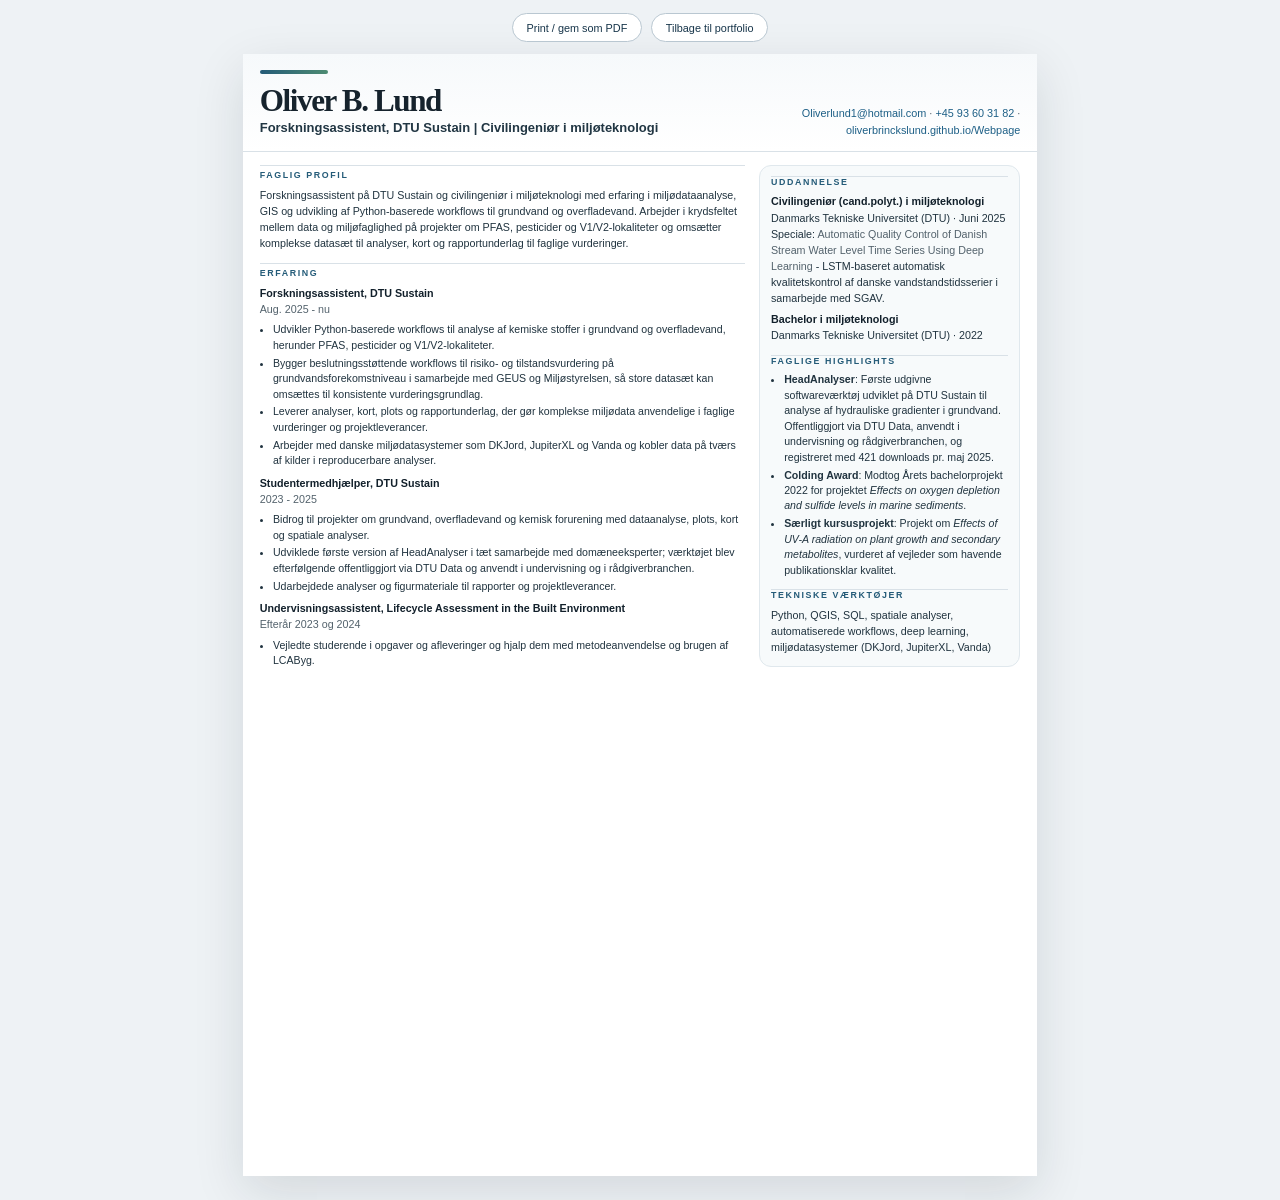
<file: cv/oliver-b-lund.da.html>
<!DOCTYPE html>
<html lang="da">
<head>
  <meta charset="UTF-8">
  <meta name="viewport" content="width=device-width, initial-scale=1.0">
  <title>Oliver B. Lund - CV</title>
  <link rel="stylesheet" href="cv.css">
</head>
<body>
  <div class="cv-toolbar">
    
      <button type="button" class="cv-toolbar-btn" onclick="window.print()">Print / gem som PDF</button>
      <a class="cv-toolbar-link" href="../index.html">Tilbage til portfolio</a>
    
  </div>

  <article class="cv-sheet">
    <header class="cv-header">
      <div class="cv-header-top"></div>
      <div class="cv-header-grid">
        <div class="cv-header-copy">
          <h1>Oliver B. Lund</h1>
          
            <p class="cv-subtitle">Forskningsassistent, DTU Sustain | Civilingeniør i miljøteknologi</p>
          
        </div>
        
          <p class="cv-contact"><a href="mailto:Oliverlund1@hotmail.com">Oliverlund1@hotmail.com</a> · <a href="tel:+4593603182">+45 93 60 31 82</a> · <a href="https://oliverbrinckslund.github.io/Webpage">oliverbrinckslund.github.io/Webpage</a></p>
        
      </div>
    </header>

    <div class="cv-layout">
      <main class="cv-main">
        
          <section class="cv-section">
            <h2>Faglig profil</h2>
            
              
                <div class="cv-block cv-paragraph">Forskningsassistent på DTU Sustain og civilingeniør i miljøteknologi med erfaring i miljødataanalyse, GIS og udvikling af Python-baserede workflows til grundvand og overfladevand. Arbejder i krydsfeltet mellem data og miljøfaglighed på projekter om PFAS, pesticider og V1/V2-lokaliteter og omsætter komplekse datasæt til analyser, kort og rapportunderlag til faglige vurderinger.</div>
              
            
          </section>
        
          <section class="cv-section">
            <h2>Erfaring</h2>
            
              
                <div class="cv-block cv-paragraph"><strong>Forskningsassistent, DTU Sustain</strong><br><em>Aug. 2025 - nu</em></div>
              
            
              
                <ul class="cv-list">
                  
                    <li>Udvikler Python-baserede workflows til analyse af kemiske stoffer i grundvand og overfladevand, herunder PFAS, pesticider og V1/V2-lokaliteter.</li>
                  
                    <li>Bygger beslutningsstøttende workflows til risiko- og tilstandsvurdering på grundvandsforekomstniveau i samarbejde med GEUS og Miljøstyrelsen, så store datasæt kan omsættes til konsistente vurderingsgrundlag.</li>
                  
                    <li>Leverer analyser, kort, plots og rapportunderlag, der gør komplekse miljødata anvendelige i faglige vurderinger og projektleverancer.</li>
                  
                    <li>Arbejder med danske miljødatasystemer som DKJord, JupiterXL og Vanda og kobler data på tværs af kilder i reproducerbare analyser.</li>
                  
                </ul>
              
            
              
                <div class="cv-block cv-paragraph"><strong>Studentermedhjælper, DTU Sustain</strong><br><em>2023 - 2025</em></div>
              
            
              
                <ul class="cv-list">
                  
                    <li>Bidrog til projekter om grundvand, overfladevand og kemisk forurening med dataanalyse, plots, kort og spatiale analyser.</li>
                  
                    <li>Udviklede første version af HeadAnalyser i tæt samarbejde med domæneeksperter; værktøjet blev efterfølgende offentliggjort via DTU Data og anvendt i undervisning og i rådgiverbranchen.</li>
                  
                    <li>Udarbejdede analyser og figurmateriale til rapporter og projektleverancer.</li>
                  
                </ul>
              
            
              
                <div class="cv-block cv-paragraph"><strong>Undervisningsassistent, Lifecycle Assessment in the Built Environment</strong><br><em>Efterår 2023 og 2024</em></div>
              
            
              
                <ul class="cv-list">
                  
                    <li>Vejledte studerende i opgaver og afleveringer og hjalp dem med metodeanvendelse og brugen af LCAByg.</li>
                  
                </ul>
              
            
          </section>
        
      </main>

      <aside class="cv-side">
        
          <section class="cv-section cv-section-side">
            <h2>Uddannelse</h2>
            
              
                <div class="cv-block cv-paragraph"><strong>Civilingeniør (cand.polyt.) i miljøteknologi</strong><br>Danmarks Tekniske Universitet (DTU) · Juni 2025<br>Speciale: <em>Automatic Quality Control of Danish Stream Water Level Time Series Using Deep Learning</em> - LSTM-baseret automatisk kvalitetskontrol af danske vandstandstidsserier i samarbejde med SGAV.</div>
              
            
              
                <div class="cv-block cv-paragraph"><strong>Bachelor i miljøteknologi</strong><br>Danmarks Tekniske Universitet (DTU) · 2022</div>
              
            
          </section>
        
          <section class="cv-section cv-section-side">
            <h2>Faglige highlights</h2>
            
              
                <ul class="cv-list">
                  
                    <li><strong>HeadAnalyser</strong>: Første udgivne softwareværktøj udviklet på DTU Sustain til analyse af hydrauliske gradienter i grundvand. Offentliggjort via DTU Data, anvendt i undervisning og rådgiverbranchen, og registreret med 421 downloads pr. maj 2025.</li>
                  
                    <li><strong>Colding Award</strong>: Modtog Årets bachelorprojekt 2022 for projektet <em>Effects on oxygen depletion and sulfide levels in marine sediments</em>.</li>
                  
                    <li><strong>Særligt kursusprojekt</strong>: Projekt om <em>Effects of UV-A radiation on plant growth and secondary metabolites</em>, vurderet af vejleder som havende publikationsklar kvalitet.</li>
                  
                </ul>
              
            
          </section>
        
          <section class="cv-section cv-section-side">
            <h2>Tekniske værktøjer</h2>
            
              
                <div class="cv-block cv-paragraph">Python, QGIS, SQL, spatiale analyser, automatiserede workflows, deep learning, miljødatasystemer (DKJord, JupiterXL, Vanda)</div>
              
            
          </section>
        
      </aside>
    </div>
  </article>
</body>
</html>
</file>
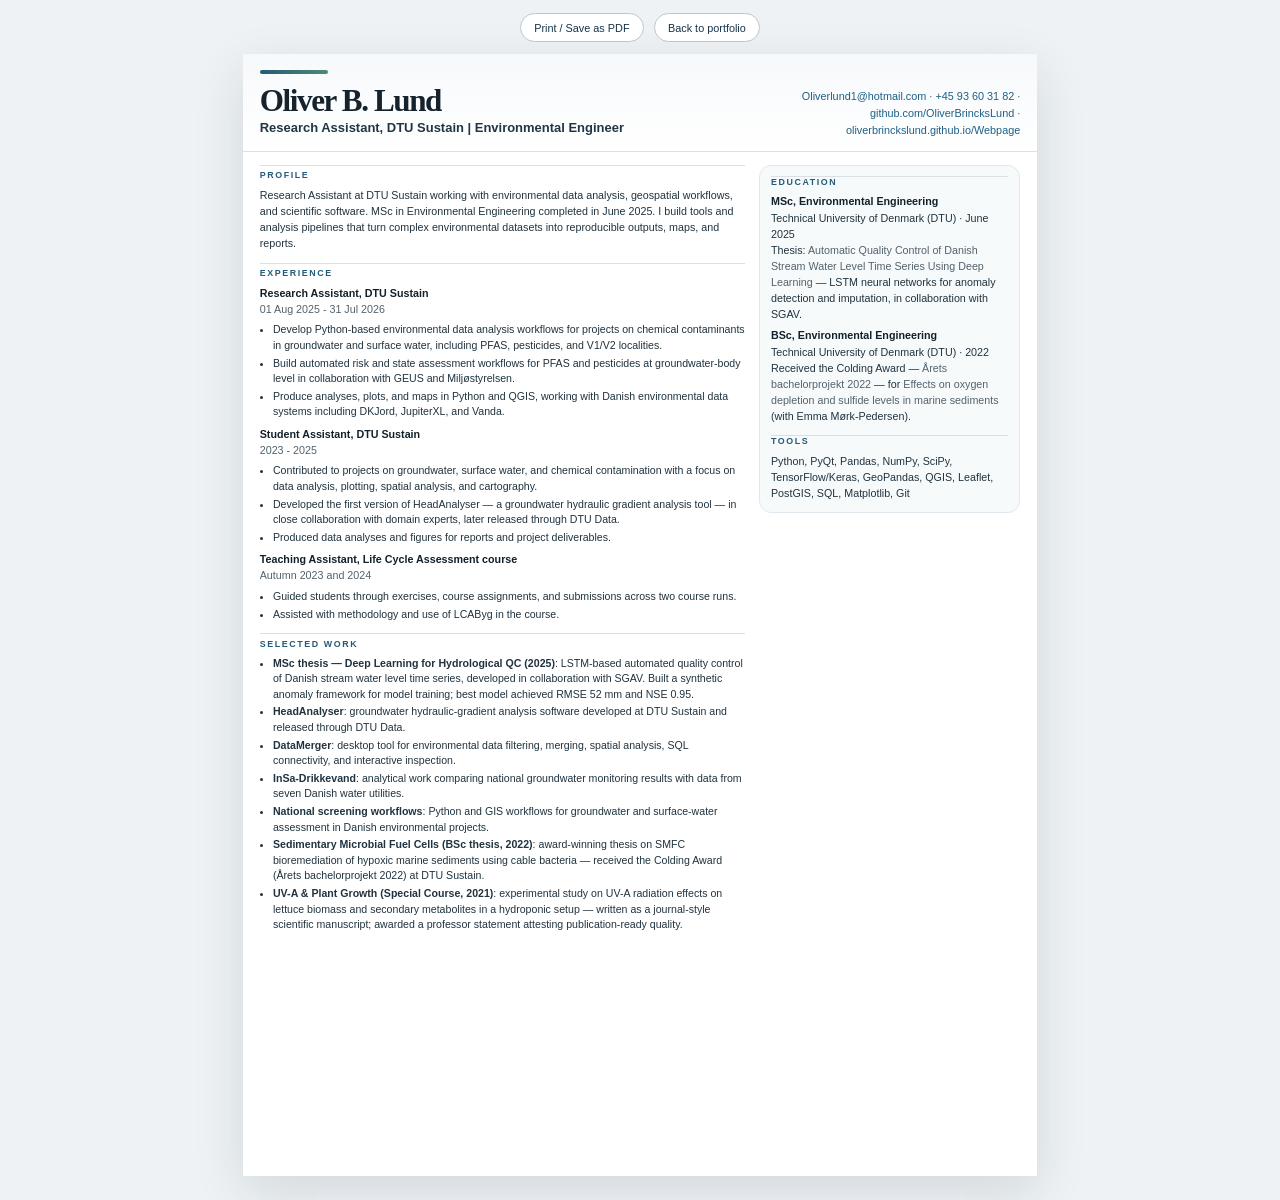
<file: cv/oliver-b-lund.en.html>
<!DOCTYPE html>
<html lang="en">
<head>
  <meta charset="UTF-8">
  <meta name="viewport" content="width=device-width, initial-scale=1.0">
  <title>Oliver B. Lund - CV</title>
  <link rel="stylesheet" href="cv.css">
</head>
<body>
  <div class="cv-toolbar">
    
      <button type="button" class="cv-toolbar-btn" onclick="window.print()">Print / Save as PDF</button>
      <a class="cv-toolbar-link" href="../index.html">Back to portfolio</a>
    
  </div>

  <article class="cv-sheet">
    <header class="cv-header">
      <div class="cv-header-top"></div>
      <div class="cv-header-grid">
        <div class="cv-header-copy">
          <h1>Oliver B. Lund</h1>
          
            <p class="cv-subtitle">Research Assistant, DTU Sustain | Environmental Engineer</p>
          
        </div>
        
          <p class="cv-contact"><a href="mailto:Oliverlund1@hotmail.com">Oliverlund1@hotmail.com</a> · <a href="tel:+4593603182">+45 93 60 31 82</a> · <a href="https://github.com/OliverBrincksLund">github.com/OliverBrincksLund</a> · <a href="https://oliverbrinckslund.github.io/Webpage">oliverbrinckslund.github.io/Webpage</a></p>
        
      </div>
    </header>

    <div class="cv-layout">
      <main class="cv-main">
        
          <section class="cv-section">
            <h2>Profile</h2>
            
              
                <div class="cv-block cv-paragraph">Research Assistant at DTU Sustain working with environmental data analysis, geospatial workflows, and scientific software. MSc in Environmental Engineering completed in June 2025. I build tools and analysis pipelines that turn complex environmental datasets into reproducible outputs, maps, and reports.</div>
              
            
          </section>
        
          <section class="cv-section">
            <h2>Experience</h2>
            
              
                <div class="cv-block cv-paragraph"><strong>Research Assistant, DTU Sustain</strong><br><em>01 Aug 2025 - 31 Jul 2026</em></div>
              
            
              
                <ul class="cv-list">
                  
                    <li>Develop Python-based environmental data analysis workflows for projects on chemical contaminants in groundwater and surface water, including PFAS, pesticides, and V1/V2 localities.</li>
                  
                    <li>Build automated risk and state assessment workflows for PFAS and pesticides at groundwater-body level in collaboration with GEUS and Miljøstyrelsen.</li>
                  
                    <li>Produce analyses, plots, and maps in Python and QGIS, working with Danish environmental data systems including DKJord, JupiterXL, and Vanda.</li>
                  
                </ul>
              
            
              
                <div class="cv-block cv-paragraph"><strong>Student Assistant, DTU Sustain</strong><br><em>2023 - 2025</em></div>
              
            
              
                <ul class="cv-list">
                  
                    <li>Contributed to projects on groundwater, surface water, and chemical contamination with a focus on data analysis, plotting, spatial analysis, and cartography.</li>
                  
                    <li>Developed the first version of HeadAnalyser — a groundwater hydraulic gradient analysis tool — in close collaboration with domain experts, later released through DTU Data.</li>
                  
                    <li>Produced data analyses and figures for reports and project deliverables.</li>
                  
                </ul>
              
            
              
                <div class="cv-block cv-paragraph"><strong>Teaching Assistant, Life Cycle Assessment course</strong><br><em>Autumn 2023 and 2024</em></div>
              
            
              
                <ul class="cv-list">
                  
                    <li>Guided students through exercises, course assignments, and submissions across two course runs.</li>
                  
                    <li>Assisted with methodology and use of LCAByg in the course.</li>
                  
                </ul>
              
            
          </section>
        
          <section class="cv-section">
            <h2>Selected Work</h2>
            
              
                <ul class="cv-list">
                  
                    <li><strong>MSc thesis — Deep Learning for Hydrological QC (2025)</strong>: LSTM-based automated quality control of Danish stream water level time series, developed in collaboration with SGAV. Built a synthetic anomaly framework for model training; best model achieved RMSE 52 mm and NSE 0.95.</li>
                  
                    <li><strong>HeadAnalyser</strong>: groundwater hydraulic-gradient analysis software developed at DTU Sustain and released through DTU Data.</li>
                  
                    <li><strong>DataMerger</strong>: desktop tool for environmental data filtering, merging, spatial analysis, SQL connectivity, and interactive inspection.</li>
                  
                    <li><strong>InSa-Drikkevand</strong>: analytical work comparing national groundwater monitoring results with data from seven Danish water utilities.</li>
                  
                    <li><strong>National screening workflows</strong>: Python and GIS workflows for groundwater and surface-water assessment in Danish environmental projects.</li>
                  
                    <li><strong>Sedimentary Microbial Fuel Cells (BSc thesis, 2022)</strong>: award-winning thesis on SMFC bioremediation of hypoxic marine sediments using cable bacteria — received the Colding Award (Årets bachelorprojekt 2022) at DTU Sustain.</li>
                  
                    <li><strong>UV-A &amp; Plant Growth (Special Course, 2021)</strong>: experimental study on UV-A radiation effects on lettuce biomass and secondary metabolites in a hydroponic setup — written as a journal-style scientific manuscript; awarded a professor statement attesting publication-ready quality.</li>
                  
                </ul>
              
            
          </section>
        
      </main>

      <aside class="cv-side">
        
          <section class="cv-section cv-section-side">
            <h2>Education</h2>
            
              
                <div class="cv-block cv-paragraph"><strong>MSc, Environmental Engineering</strong><br>Technical University of Denmark (DTU) · June 2025<br>Thesis: <em>Automatic Quality Control of Danish Stream Water Level Time Series Using Deep Learning</em> — LSTM neural networks for anomaly detection and imputation, in collaboration with SGAV.</div>
              
            
              
                <div class="cv-block cv-paragraph"><strong>BSc, Environmental Engineering</strong><br>Technical University of Denmark (DTU) · 2022<br>Received the Colding Award — <em>Årets bachelorprojekt 2022</em> — for <em>Effects on oxygen depletion and sulfide levels in marine sediments</em> (with Emma Mørk-Pedersen).</div>
              
            
          </section>
        
          <section class="cv-section cv-section-side">
            <h2>Tools</h2>
            
              
                <div class="cv-block cv-paragraph">Python, PyQt, Pandas, NumPy, SciPy, TensorFlow/Keras, GeoPandas, QGIS, Leaflet, PostGIS, SQL, Matplotlib, Git</div>
              
            
          </section>
        
      </aside>
    </div>
  </article>
</body>
</html>
</file>
<file: cv/cv.css>
@page {
  size: A4;
  margin: 1cm 1.05cm 1.05cm;
}

html {
  font-size: 13.25px;
}

body {
  margin: 0;
  font-family: "Segoe UI", "Helvetica Neue", Arial, sans-serif;
  color: #16232d;
  background: #eef2f5;
}

h1 {
  font-family: Georgia, "Times New Roman", serif;
  font-size: 2.35rem;
  line-height: 1;
  letter-spacing: -0.045em;
  margin: 0 0 0.3rem;
}

h2 {
  font-size: 0.67rem;
  letter-spacing: 0.18em;
  text-transform: uppercase;
  color: #245b78;
  margin: 0 0 0.5rem;
}

.cv-toolbar {
  display: flex;
  justify-content: center;
  gap: 0.75rem;
  padding: 1rem 1rem 0;
}

.cv-toolbar-btn,
.cv-toolbar-link {
  appearance: none;
  border: 1px solid #b9c7d1;
  border-radius: 999px;
  background: #ffffff;
  color: #163449;
  padding: 0.55rem 1rem;
  font: inherit;
  font-size: 0.82rem;
  text-decoration: none;
  cursor: pointer;
}

.cv-sheet {
  width: 210mm;
  min-height: 297mm;
  margin: 0.9rem auto 1.8rem;
  background: #ffffff;
  box-shadow: 0 16px 48px rgba(18, 31, 41, 0.12);
}

.cv-header {
  padding: 1.2rem 1.25rem 0.95rem;
  border-bottom: 1px solid #d9e1e7;
  background: linear-gradient(180deg, #f6f9fb 0%, #ffffff 100%);
}

.cv-header-top {
  width: 68px;
  height: 4px;
  border-radius: 999px;
  background: linear-gradient(90deg, #245b78, #4d8b72);
  margin-bottom: 0.85rem;
}

.cv-header-grid {
  display: grid;
  grid-template-columns: minmax(0, 1.7fr) minmax(220px, 1fr);
  gap: 0.9rem;
  align-items: end;
}

.cv-subtitle {
  margin: 0 0 0.28rem;
  font-size: 0.98rem;
  font-weight: 600;
  color: #213643;
}

.cv-contact {
  margin: 0;
  font-size: 0.82rem;
  color: #5a6872;
  line-height: 1.55;
  text-align: right;
}

.cv-layout {
  display: grid;
  grid-template-columns: minmax(0, 1.82fr) minmax(0, 0.98fr);
  gap: 1rem;
  padding: 0.95rem 1.25rem 1.05rem;
}

.cv-main,
.cv-side {
  min-width: 0;
}

.cv-side {
  background: #f7fafb;
  border: 1px solid #e0e8ed;
  border-radius: 12px;
  padding: 0.75rem 0.85rem 0.8rem;
  align-self: start;
}

.cv-section {
  margin-bottom: 0.85rem;
  break-inside: avoid;
}

.cv-section:last-child {
  margin-bottom: 0;
}

.cv-section h2 {
  padding-top: 0.35rem;
  border-top: 1px solid #d9e1e7;
}

.cv-side .cv-section h2:first-child,
.cv-side .cv-section:first-child h2 {
  padding-top: 0;
}

.cv-block {
  margin-bottom: 0.4rem;
}

.cv-block:last-child {
  margin-bottom: 0;
}

.cv-paragraph {
  font-size: 0.81rem;
  line-height: 1.5;
  color: #20333f;
}

.cv-paragraph strong {
  color: #12202b;
}

.cv-paragraph em {
  color: #53626c;
  font-style: normal;
}

.cv-list {
  margin: 0.1rem 0 0.45rem 1rem;
  padding: 0;
}

.cv-list li {
  font-size: 0.8rem;
  line-height: 1.46;
  color: #20333f;
  margin: 0 0 0.18rem;
}

a {
  color: #1d5f86;
  text-decoration: none;
}

@media print {
  body {
    background: #ffffff;
  }

  .cv-toolbar {
    display: none;
  }

  .cv-sheet {
    width: auto;
    min-height: auto;
    margin: 0;
    box-shadow: none;
  }
}

@media screen and (max-width: 920px) {
  .cv-sheet {
    width: min(210mm, calc(100vw - 1.5rem));
    min-height: auto;
    margin: 0.75rem auto 1.25rem;
  }

  .cv-header-grid {
    grid-template-columns: 1fr;
  }

  .cv-contact {
    text-align: left;
  }

  .cv-layout {
    grid-template-columns: 1fr;
  }
}
</file>
